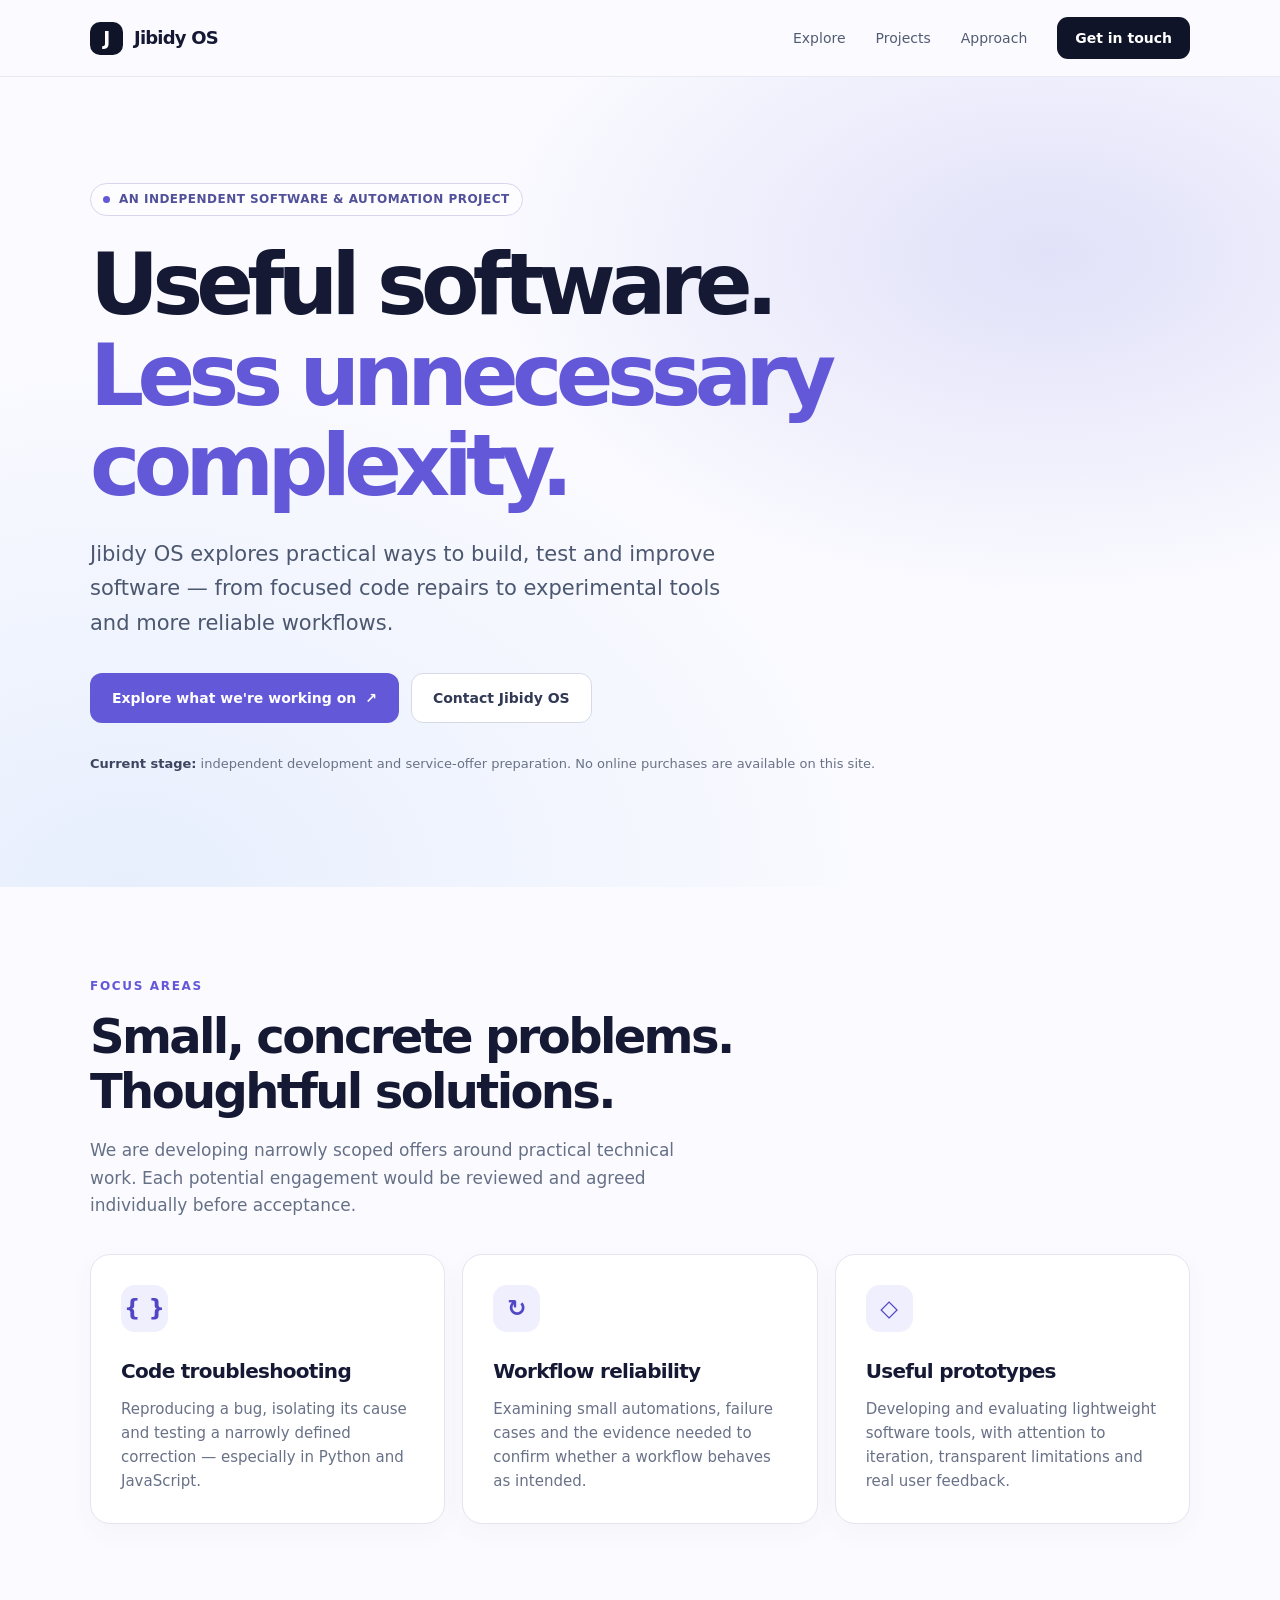
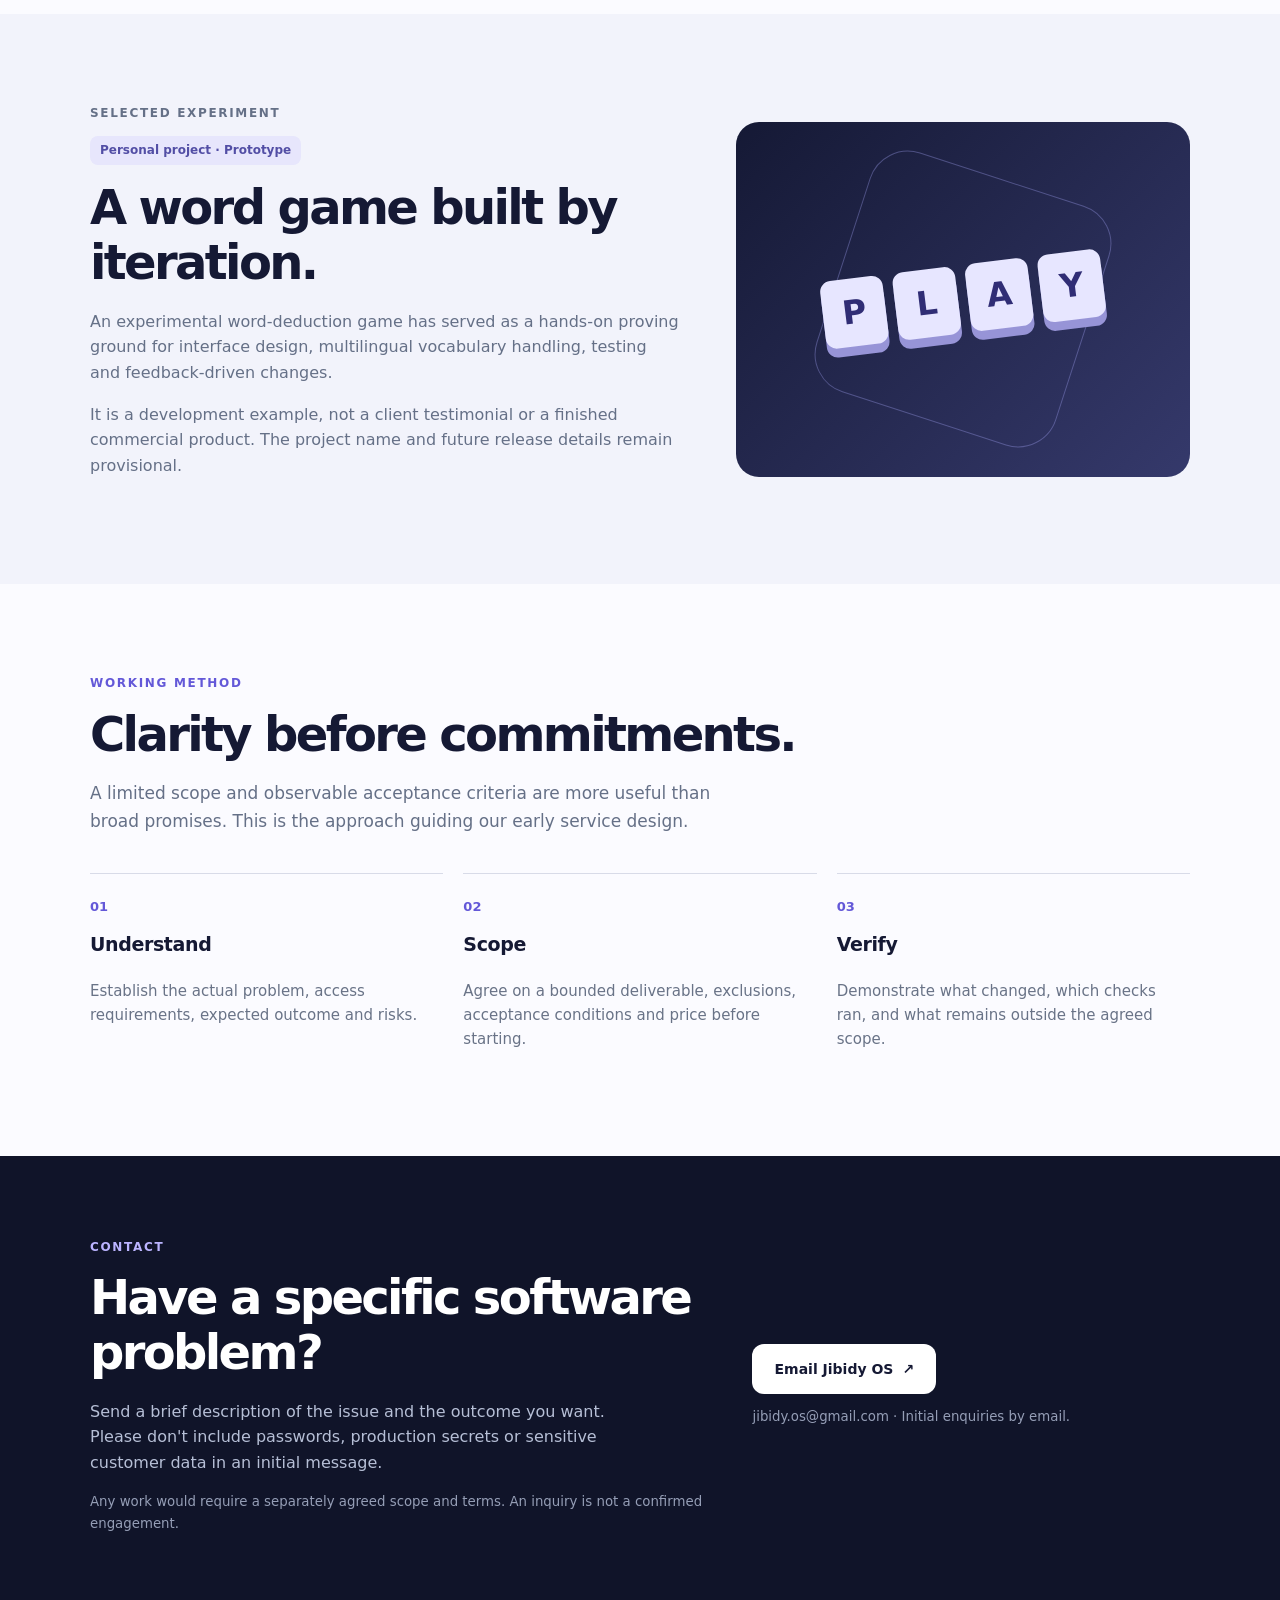
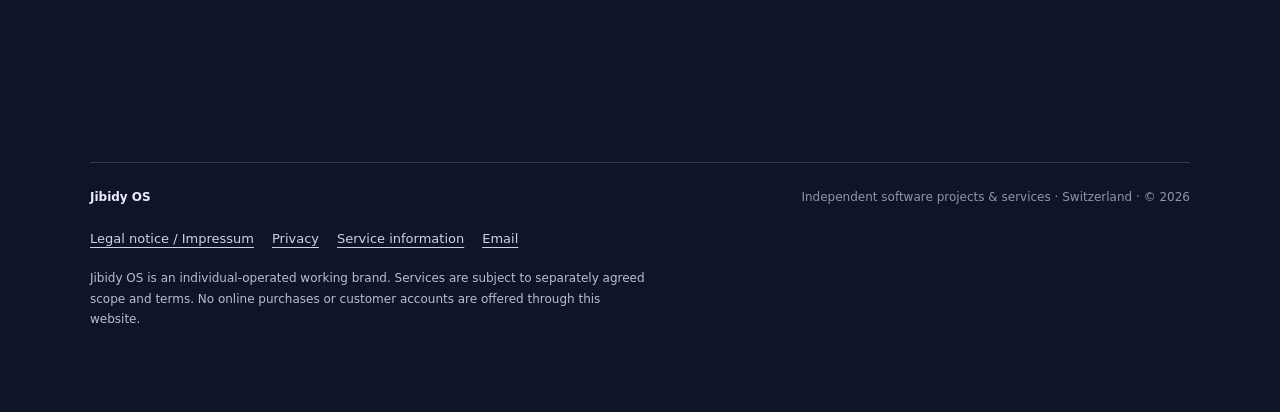
<file: index.html>
<!doctype html>
<html lang="en">
<head>
<meta charset="utf-8"/>
<meta content="width=device-width, initial-scale=1" name="viewport"/>
<meta content="#101429" name="theme-color"/>
<meta content="Jibidy OS is an independent software and automation project exploring practical tools, focused code repairs, and reliable workflows." name="description"/>
<title>Jibidy OS — Practical software, deliberate systems</title>
<link href="assets/site.css" rel="stylesheet"/><link href="https://jibidyos.com/" rel="canonical"/></head>
<body>
<header class="site-header"><div class="container nav"><a aria-label="Jibidy OS home" class="brand" href="#top"><span class="mark">J</span> Jibidy OS</a><nav aria-label="Primary navigation" class="navlinks"><a href="#explore">Explore</a><a href="#project">Projects</a><a href="#approach">Approach</a><a class="navcta" href="#contact">Get in touch</a></nav></div></header>
<main id="top">
<div class="hero"><div class="container"><span class="eyebrow">An independent software &amp; automation project</span><h1>Useful software.<br/><span>Less unnecessary complexity.</span></h1><p class="hero-lead">Jibidy OS explores practical ways to build, test and improve software — from focused code repairs to experimental tools and more reliable workflows.</p><div class="buttons"><a class="btn btn-primary" href="#explore">Explore what we're working on <span aria-hidden="true">↗</span></a><a class="btn btn-alt" href="#contact">Contact Jibidy OS</a></div><p class="status"><strong>Current stage:</strong> independent development and service-offer preparation. No online purchases are available on this site.</p></div></div>
<section id="explore"><div class="container"><p class="section-kicker">Focus areas</p><h2>Small, concrete problems.<br/>Thoughtful solutions.</h2><p class="section-intro">We are developing narrowly scoped offers around practical technical work. Each potential engagement would be reviewed and agreed individually before acceptance.</p><div class="cards"><article class="card"><div class="symbol">{ }</div><h3>Code troubleshooting</h3><p>Reproducing a bug, isolating its cause and testing a narrowly defined correction — especially in Python and JavaScript.</p></article><article class="card"><div class="symbol">↻</div><h3>Workflow reliability</h3><p>Examining small automations, failure cases and the evidence needed to confirm whether a workflow behaves as intended.</p></article><article class="card"><div class="symbol">◇</div><h3>Useful prototypes</h3><p>Developing and evaluating lightweight software tools, with attention to iteration, transparent limitations and real user feedback.</p></article></div></div></section>
<section class="work" id="project"><div class="container project"><div><p class="section-kicker">Selected experiment</p><span class="tag">Personal project · Prototype</span><h2>A word game built by iteration.</h2><p>An experimental word-deduction game has served as a hands-on proving ground for interface design, multilingual vocabulary handling, testing and feedback-driven changes.</p><p>It is a development example, not a client testimonial or a finished commercial product. The project name and future release details remain provisional.</p></div><div aria-label="Decorative word tiles spelling PLAY" class="project-art"><div aria-hidden="true" class="wordtiles"><span>P</span><span>L</span><span>A</span><span>Y</span></div></div></div></section>
<section id="approach"><div class="container"><p class="section-kicker">Working method</p><h2>Clarity before commitments.</h2><p class="section-intro">A limited scope and observable acceptance criteria are more useful than broad promises. This is the approach guiding our early service design.</p><div class="steps"><div class="step"><h3>Understand</h3><p>Establish the actual problem, access requirements, expected outcome and risks.</p></div><div class="step"><h3>Scope</h3><p>Agree on a bounded deliverable, exclusions, acceptance conditions and price before starting.</p></div><div class="step"><h3>Verify</h3><p>Demonstrate what changed, which checks ran, and what remains outside the agreed scope.</p></div></div></div></section>
<section class="contact" id="contact"><div class="container"><div class="contact-grid"><div><p class="section-kicker" style="color:#bbb4ff">Contact</p><h2>Have a specific software problem?</h2><p>Send a brief description of the issue and the outcome you want. Please don't include passwords, production secrets or sensitive customer data in an initial message.</p><small>Any work would require a separately agreed scope and terms. An inquiry is not a confirmed engagement.</small></div><div><a class="btn" href="mailto:jibidy.os@gmail.com?subject=Jibidy%20OS%20%E2%80%94%20Project%20inquiry">Email Jibidy OS <span aria-hidden="true">↗</span></a><small style="margin-top:12px">jibidy.os@gmail.com · Initial enquiries by email.</small></div></div></div></section>
</main>
<footer aria-label="Site footer" class="contact"><div class="container"><div class="legal"><div class="footer-row"><span>Jibidy OS</span><span>Independent software projects &amp; services · Switzerland · © 2026</span></div><nav aria-label="Legal and service information" class="footer-links"><a href="./legal/">Legal notice / Impressum</a><a href="./privacy/">Privacy</a><a href="./terms/">Service information</a><a href="mailto:jibidy.os@gmail.com">Email</a></nav><p class="legal-notice">Jibidy OS is an individual-operated working brand. Services are subject to separately agreed scope and terms. No online purchases or customer accounts are offered through this website.</p></div></div></footer>
</body>
</html>
</file>
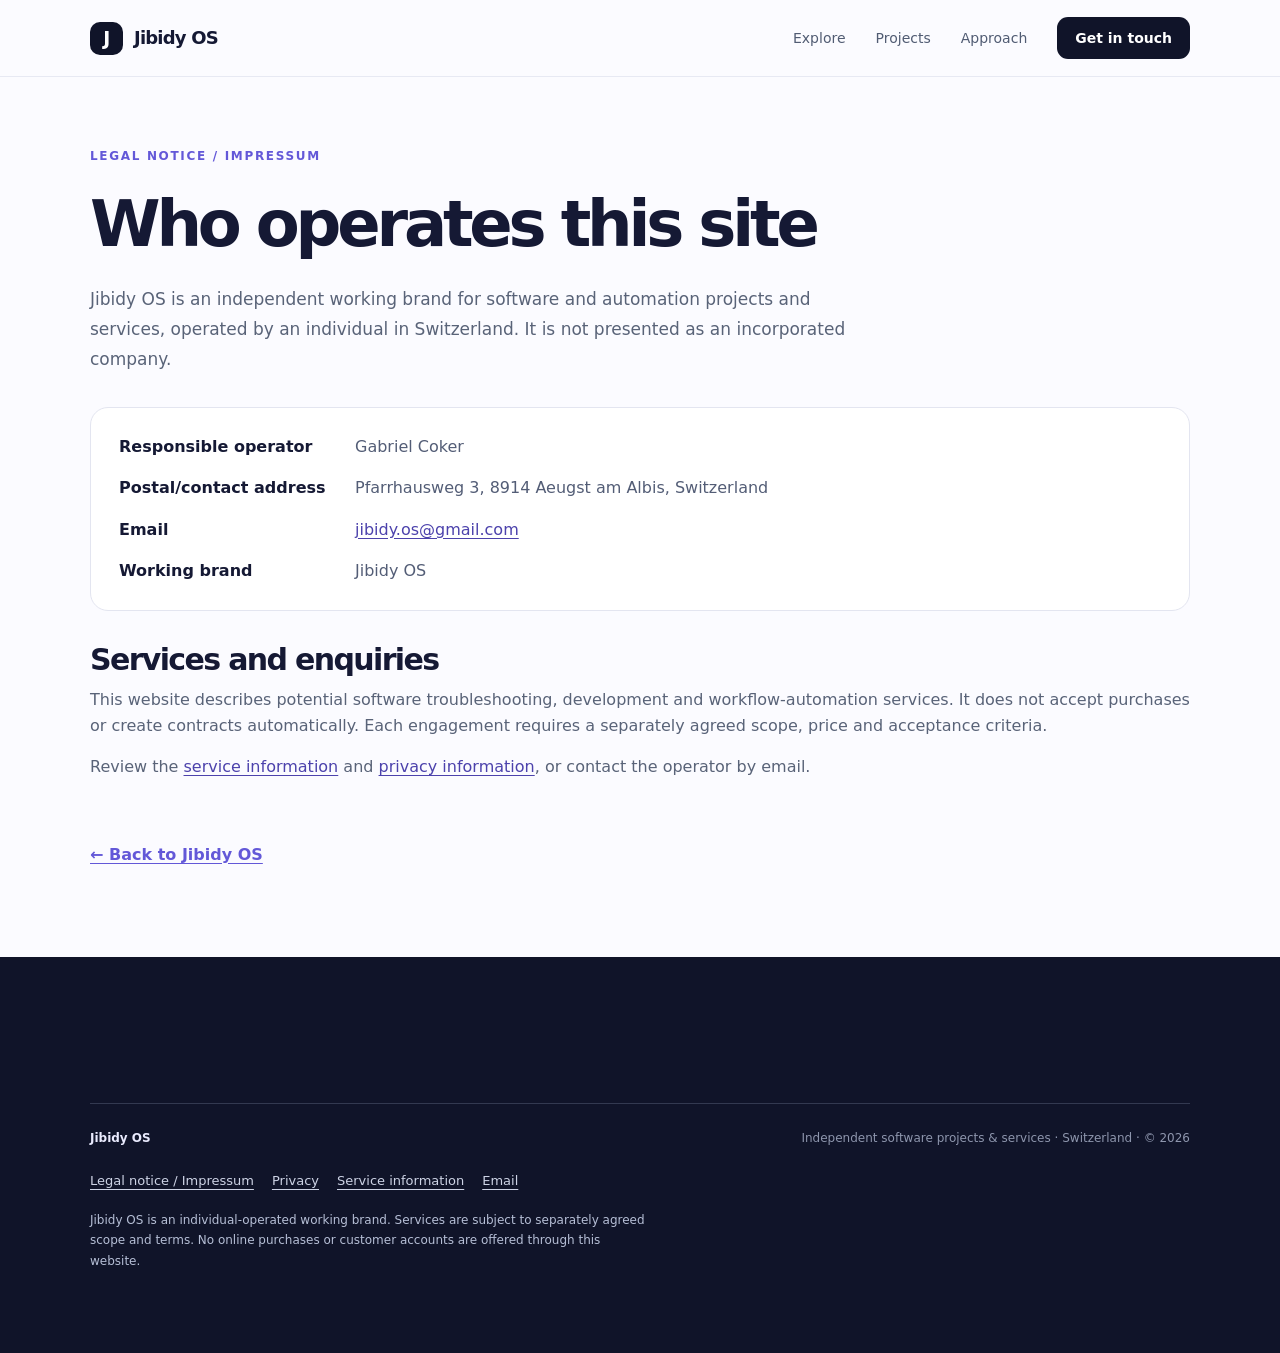
<file: legal/index.html>
<!doctype html><html lang="en"><head><meta charset="utf-8"><meta name="viewport" content="width=device-width,initial-scale=1"><meta name="theme-color" content="#101429"><meta name="description" content="Legal and operator information for Jibidy OS."><title>Legal notice / Impressum — Jibidy OS</title><link rel="canonical" href="https://jibidyos.com/legal/"><link rel="stylesheet" href="../assets/site.css"></head><body><header class="site-header"><div class="container nav"><a href="../#top" class="brand" aria-label="Jibidy OS home"><span class="mark">J</span> Jibidy OS</a><nav class="navlinks" aria-label="Primary navigation"><a href="../#explore">Explore</a><a href="../#project">Projects</a><a href="../#approach">Approach</a><a href="../#contact" class="navcta">Get in touch</a></nav></div></header><main class="legal-main"><div class="container"><p class="section-kicker">Legal notice / Impressum</p><h1>Who operates this site</h1><p class="lead">Jibidy OS is an independent working brand for software and automation projects and services, operated by an individual in Switzerland. It is not presented as an incorporated company.</p>
<div class="info"><dl><dt>Responsible operator</dt><dd>Gabriel Coker</dd><dt>Postal/contact address</dt><dd>Pfarrhausweg 3, 8914 Aeugst am Albis, Switzerland</dd><dt>Email</dt><dd><a href="mailto:jibidy.os@gmail.com">jibidy.os@gmail.com</a></dd><dt>Working brand</dt><dd>Jibidy OS</dd></dl></div>
<div class="detail"><h2>Services and enquiries</h2><p>This website describes potential software troubleshooting, development and workflow-automation services. It does not accept purchases or create contracts automatically. Each engagement requires a separately agreed scope, price and acceptance criteria.</p><p>Review the <a href="../terms/">service information</a> and <a href="../privacy/">privacy information</a>, or contact the operator by email.</p></div><a class="return" href="../">← Back to Jibidy OS</a></div></main><footer class="contact" aria-label="Site footer"><div class="container"><div class="legal"><div class="footer-row"><span>Jibidy OS</span><span>Independent software projects &amp; services · Switzerland · © 2026</span></div><nav class="footer-links" aria-label="Legal and service information"><a href="../legal/">Legal notice / Impressum</a><a href="../privacy/">Privacy</a><a href="../terms/">Service information</a><a href="mailto:jibidy.os@gmail.com">Email</a></nav><p class="legal-notice">Jibidy OS is an individual-operated working brand. Services are subject to separately agreed scope and terms. No online purchases or customer accounts are offered through this website.</p></div></div></footer></body></html>
</file>
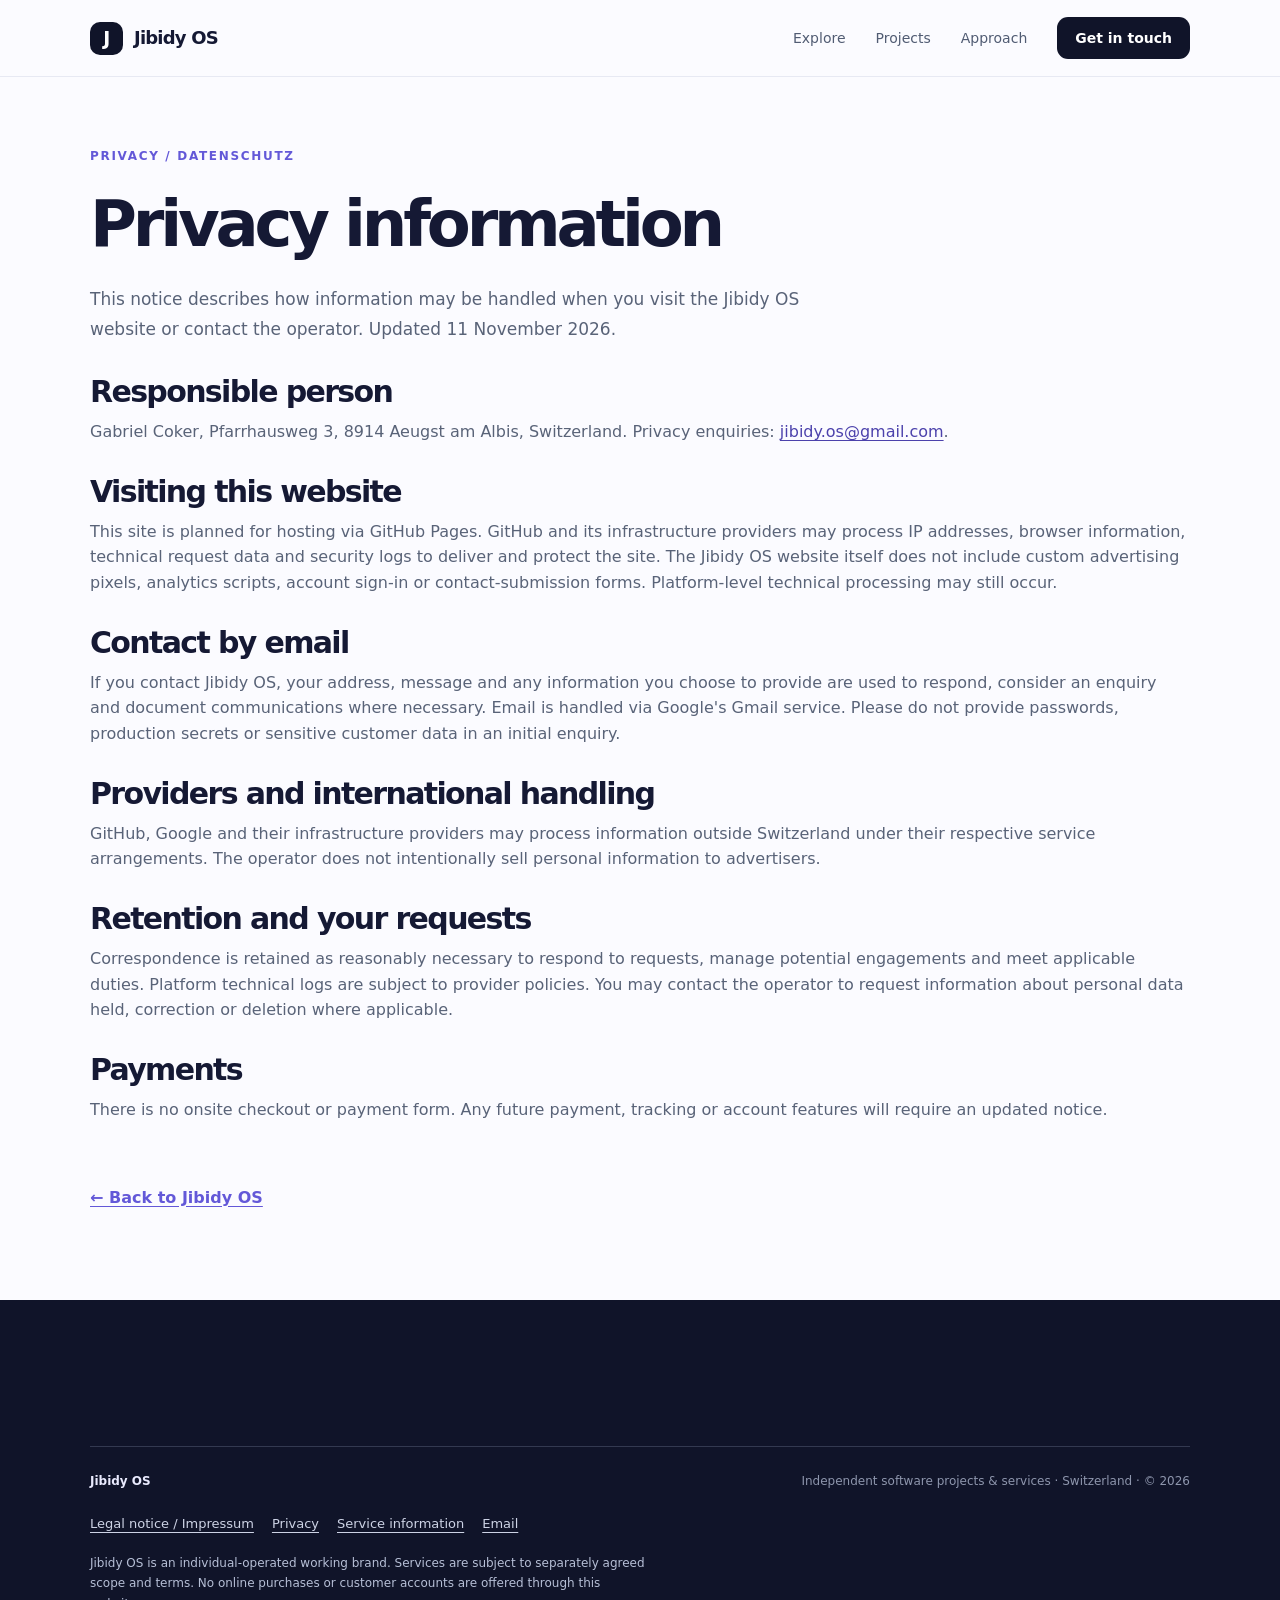
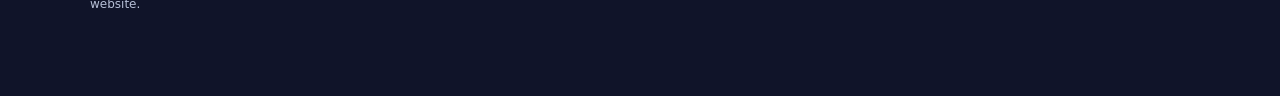
<file: privacy/index.html>
<!doctype html><html lang="en"><head><meta charset="utf-8"><meta name="viewport" content="width=device-width,initial-scale=1"><meta name="theme-color" content="#101429"><meta name="description" content="Privacy information for visitors and prospective clients of Jibidy OS."><title>Privacy / Datenschutz — Jibidy OS</title><link rel="canonical" href="https://jibidyos.com/privacy/"><link rel="stylesheet" href="../assets/site.css"></head><body><header class="site-header"><div class="container nav"><a href="../#top" class="brand" aria-label="Jibidy OS home"><span class="mark">J</span> Jibidy OS</a><nav class="navlinks" aria-label="Primary navigation"><a href="../#explore">Explore</a><a href="../#project">Projects</a><a href="../#approach">Approach</a><a href="../#contact" class="navcta">Get in touch</a></nav></div></header><main class="legal-main"><div class="container"><p class="section-kicker">Privacy / Datenschutz</p><h1>Privacy information</h1><p class="lead">This notice describes how information may be handled when you visit the Jibidy OS website or contact the operator. Updated 11 November 2026.</p>
<div class="detail"><h2>Responsible person</h2><p>Gabriel Coker, Pfarrhausweg 3, 8914 Aeugst am Albis, Switzerland. Privacy enquiries: <a href="mailto:jibidy.os@gmail.com">jibidy.os@gmail.com</a>.</p></div>
<div class="detail"><h2>Visiting this website</h2><p>This site is planned for hosting via GitHub Pages. GitHub and its infrastructure providers may process IP addresses, browser information, technical request data and security logs to deliver and protect the site. The Jibidy OS website itself does not include custom advertising pixels, analytics scripts, account sign-in or contact-submission forms. Platform-level technical processing may still occur.</p></div>
<div class="detail"><h2>Contact by email</h2><p>If you contact Jibidy OS, your address, message and any information you choose to provide are used to respond, consider an enquiry and document communications where necessary. Email is handled via Google's Gmail service. Please do not provide passwords, production secrets or sensitive customer data in an initial enquiry.</p></div>
<div class="detail"><h2>Providers and international handling</h2><p>GitHub, Google and their infrastructure providers may process information outside Switzerland under their respective service arrangements. The operator does not intentionally sell personal information to advertisers.</p></div>
<div class="detail"><h2>Retention and your requests</h2><p>Correspondence is retained as reasonably necessary to respond to requests, manage potential engagements and meet applicable duties. Platform technical logs are subject to provider policies. You may contact the operator to request information about personal data held, correction or deletion where applicable.</p></div>
<div class="detail"><h2>Payments</h2><p>There is no onsite checkout or payment form. Any future payment, tracking or account features will require an updated notice.</p></div><a class="return" href="../">← Back to Jibidy OS</a></div></main><footer class="contact" aria-label="Site footer"><div class="container"><div class="legal"><div class="footer-row"><span>Jibidy OS</span><span>Independent software projects &amp; services · Switzerland · © 2026</span></div><nav class="footer-links" aria-label="Legal and service information"><a href="../legal/">Legal notice / Impressum</a><a href="../privacy/">Privacy</a><a href="../terms/">Service information</a><a href="mailto:jibidy.os@gmail.com">Email</a></nav><p class="legal-notice">Jibidy OS is an individual-operated working brand. Services are subject to separately agreed scope and terms. No online purchases or customer accounts are offered through this website.</p></div></div></footer></body></html>
</file>
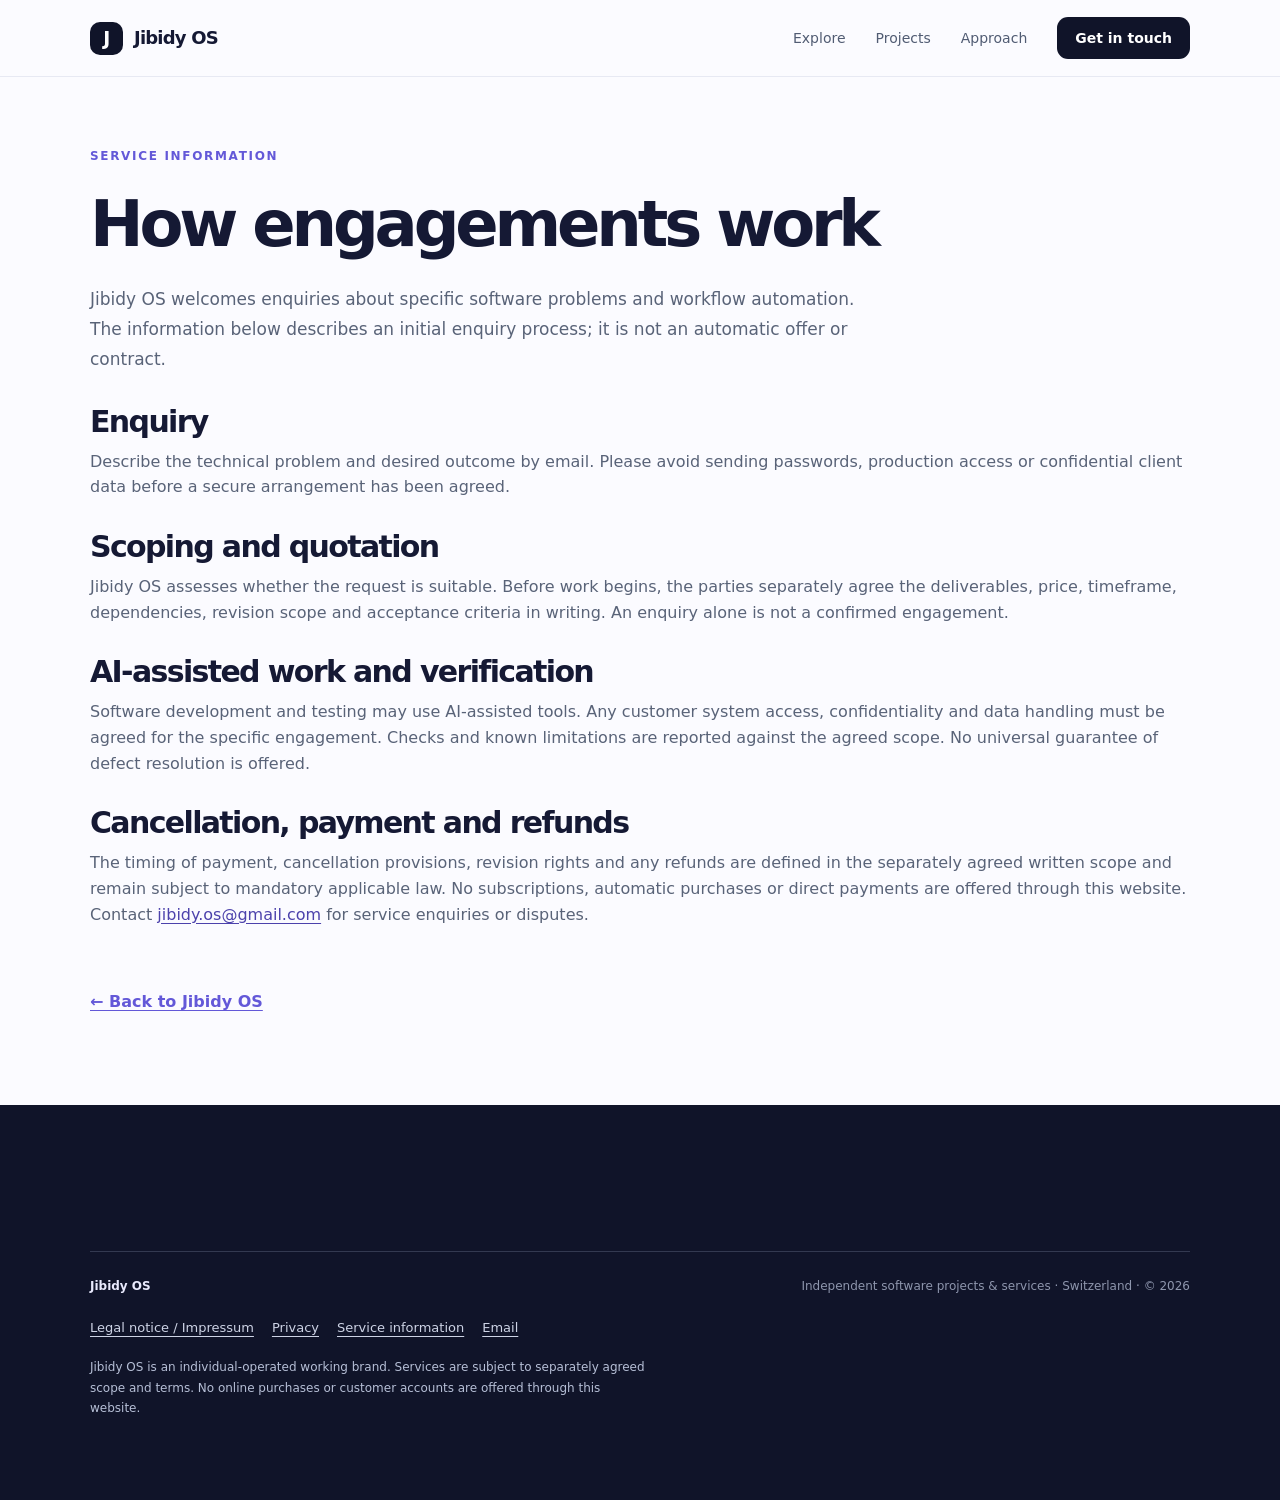
<file: terms/index.html>
<!doctype html><html lang="en"><head><meta charset="utf-8"><meta name="viewport" content="width=device-width,initial-scale=1"><meta name="theme-color" content="#101429"><meta name="description" content="How Jibidy OS evaluates, scopes and agrees software service engagements."><title>Service information — Jibidy OS</title><link rel="canonical" href="https://jibidyos.com/terms/"><link rel="stylesheet" href="../assets/site.css"></head><body><header class="site-header"><div class="container nav"><a href="../#top" class="brand" aria-label="Jibidy OS home"><span class="mark">J</span> Jibidy OS</a><nav class="navlinks" aria-label="Primary navigation"><a href="../#explore">Explore</a><a href="../#project">Projects</a><a href="../#approach">Approach</a><a href="../#contact" class="navcta">Get in touch</a></nav></div></header><main class="legal-main"><div class="container"><p class="section-kicker">Service information</p><h1>How engagements work</h1><p class="lead">Jibidy OS welcomes enquiries about specific software problems and workflow automation. The information below describes an initial enquiry process; it is not an automatic offer or contract.</p>
<div class="detail"><h2>Enquiry</h2><p>Describe the technical problem and desired outcome by email. Please avoid sending passwords, production access or confidential client data before a secure arrangement has been agreed.</p></div>
<div class="detail"><h2>Scoping and quotation</h2><p>Jibidy OS assesses whether the request is suitable. Before work begins, the parties separately agree the deliverables, price, timeframe, dependencies, revision scope and acceptance criteria in writing. An enquiry alone is not a confirmed engagement.</p></div>
<div class="detail"><h2>AI-assisted work and verification</h2><p>Software development and testing may use AI-assisted tools. Any customer system access, confidentiality and data handling must be agreed for the specific engagement. Checks and known limitations are reported against the agreed scope. No universal guarantee of defect resolution is offered.</p></div>
<div class="detail"><h2>Cancellation, payment and refunds</h2><p>The timing of payment, cancellation provisions, revision rights and any refunds are defined in the separately agreed written scope and remain subject to mandatory applicable law. No subscriptions, automatic purchases or direct payments are offered through this website. Contact <a href="mailto:jibidy.os@gmail.com">jibidy.os@gmail.com</a> for service enquiries or disputes.</p></div><a class="return" href="../">← Back to Jibidy OS</a></div></main><footer class="contact" aria-label="Site footer"><div class="container"><div class="legal"><div class="footer-row"><span>Jibidy OS</span><span>Independent software projects &amp; services · Switzerland · © 2026</span></div><nav class="footer-links" aria-label="Legal and service information"><a href="../legal/">Legal notice / Impressum</a><a href="../privacy/">Privacy</a><a href="../terms/">Service information</a><a href="mailto:jibidy.os@gmail.com">Email</a></nav><p class="legal-notice">Jibidy OS is an individual-operated working brand. Services are subject to separately agreed scope and terms. No online purchases or customer accounts are offered through this website.</p></div></div></footer></body></html>
</file>
<file: assets/site.css>
:root { --ink:#151934;--muted:#596378;--accent:#6358d8;--sky:#8cb8f6;--bg:#fbfbff;--line:#e3e5f0;--panel:#fff;--dark:#101429; }
    *{box-sizing:border-box}html{scroll-behavior:smooth}body{margin:0;background:var(--bg);font-family:Inter,ui-sans-serif,system-ui,-apple-system,BlinkMacSystemFont,"Segoe UI",sans-serif;color:var(--ink);line-height:1.6}a{color:inherit;text-decoration:none}a:focus-visible,button:focus-visible{outline:3px solid #93bafa;outline-offset:4px}.container{width:min(1100px,calc(100% - 44px));margin:auto}
    .site-header{background:rgba(251,251,255,.91);border-bottom:1px solid rgba(227,229,240,.8);position:sticky;top:0;z-index:10;backdrop-filter:blur(16px)}.nav{height:76px;display:flex;align-items:center;justify-content:space-between;gap:20px}.brand{display:flex;align-items:center;gap:11px;font-size:18px;font-weight:780;letter-spacing:-.045em}.mark{width:33px;height:33px;border-radius:10px;background:var(--dark);color:white;display:grid;place-items:center;font-size:19px;font-weight:800}.navlinks{display:flex;gap:30px;align-items:center;font-size:14px;color:#515c73}.navlinks a:hover{color:var(--accent)}.navcta{background:var(--dark);color:#fff;padding:10px 18px;border-radius:11px;font-weight:650}.navcta:hover{background:#333358;color:#fff!important}
    .hero{padding:106px 0 112px;position:relative;overflow:hidden;background:radial-gradient(ellipse at 82% 22%,rgba(111,111,222,.18),transparent 38%),radial-gradient(ellipse at 10% 100%,rgba(159,197,245,.21),transparent 46%),#fafaff}.eyebrow{display:inline-flex;align-items:center;gap:9px;border:1px solid #d6d6ec;background:#ffffffaa;color:#51509a;padding:6px 12px;border-radius:999px;font-size:12px;font-weight:720;letter-spacing:.04em;text-transform:uppercase}.eyebrow:before{content:"";width:7px;height:7px;border-radius:50%;background:var(--accent)}h1,h2,h3,p{margin-top:0}h1{font-size:clamp(46px,6.8vw,85px);line-height:1.065;letter-spacing:-.078em;max-width:880px;margin:24px 0 25px;font-weight:790}h1 span{color:var(--accent)}.hero-lead{font-size:clamp(17px,2vw,21px);line-height:1.65;color:#4c5870;max-width:650px;margin-bottom:32px}.buttons{display:flex;gap:12px;flex-wrap:wrap}.btn{display:inline-flex;align-items:center;justify-content:center;gap:9px;border-radius:12px;padding:13px 21px;font-size:14px;font-weight:700;border:1px solid transparent;transition:transform .15s ease,background .15s ease}.btn:hover{transform:translateY(-2px)}.btn-primary{background:var(--accent);color:white}.btn-primary:hover{background:#5146c3}.btn-alt{border-color:#d7d9e7;background:#fff;color:#313955}.status{margin:31px 0 0;font-size:13px;color:#6a7286}.status strong{color:#3d4561}
    section{padding:90px 0}.section-kicker{font-size:12px;font-weight:760;letter-spacing:.14em;color:var(--accent);text-transform:uppercase;margin-bottom:13px}h2{font-size:clamp(31px,4vw,48px);line-height:1.14;letter-spacing:-.055em;margin-bottom:19px}.section-intro{max-width:630px;color:#657087;font-size:17px;margin-bottom:35px}.cards{display:grid;grid-template-columns:repeat(3,minmax(0,1fr));gap:17px}.card{background:#fff;border:1px solid var(--line);border-radius:20px;padding:30px;min-height:253px;box-shadow:0 8px 26px rgba(34,40,91,.035)}.symbol{width:47px;height:47px;border-radius:14px;background:#f0effe;color:#5146c3;display:grid;place-items:center;font-size:23px;font-weight:600;margin-bottom:23px}.card h3{font-size:20px;letter-spacing:-.035em;margin-bottom:10px}.card p{font-size:15px;color:#687187;margin-bottom:0}.work{background:#f2f3fb}.project{display:grid;grid-template-columns:1.3fr 1fr;gap:55px;align-items:center}.project-art{min-height:355px;border-radius:23px;background:linear-gradient(135deg,#151935,#35396b);position:relative;overflow:hidden;display:flex;align-items:center;justify-content:center}.project-art:after{content:"";width:250px;height:250px;border:1px solid #aaaaff55;border-radius:40px;transform:rotate(18deg);position:absolute}.wordtiles{display:flex;gap:10px;transform:rotate(-7deg);z-index:1}.wordtiles span{width:63px;height:68px;background:#e7e6ff;border-radius:11px;display:grid;place-items:center;font-size:33px;font-weight:750;color:#302d75;box-shadow:0 9px 0 #9794d7}.tag{display:inline-block;padding:5px 10px;background:#e7e6fc;color:#524ea5;font-size:12px;font-weight:730;border-radius:8px;margin-bottom:15px}.project p{color:#657087}.steps{counter-reset:steps;display:grid;grid-template-columns:repeat(3,1fr);gap:20px;margin-top:38px}.step{border-top:1px solid #d8dbe8;padding-top:23px}.step:before{counter-increment:steps;content:"0" counter(steps);display:block;color:var(--accent);font-size:13px;font-weight:770;margin-bottom:12px}.step h3{font-size:19px;letter-spacing:-.02em}.step p{color:#697387;font-size:15px}.contact{background:#101429;color:white;padding:82px 0}.contact-grid{display:grid;grid-template-columns:1.4fr 1fr;gap:50px;align-items:center}.contact h2{color:#fff}.contact p{color:#b6bfd6;max-width:560px}.contact .btn{background:white;color:#151934}.contact small{display:block;color:#959eb6;margin-top:14px}.legal{font-size:12px;color:#8e96ad;line-height:1.7;border-top:1px solid #333950;padding-top:24px;margin-top:64px}.footer-row{display:flex;justify-content:space-between;align-items:center;gap:20px}.footer-row span:first-child{color:#e9eafd;font-weight:730}
    @media(max-width:750px){.nav{height:65px}.navlinks{gap:12px}.navlinks a:not(.navcta){display:none}.hero{padding:77px 0 84px}.cards,.steps{grid-template-columns:1fr}.card{min-height:auto}.project,.contact-grid{grid-template-columns:1fr;gap:27px}.project-art{min-height:265px;order:-1}.wordtiles span{width:48px;height:53px;font-size:25px}.footer-row{align-items:flex-start;flex-direction:column}.container{width:min(100% - 34px,1100px)}}
/* Shared static legal pages */
.legal-main{padding:70px 0 90px;min-height:65vh}.legal-main h1{font-size:clamp(42px,5vw,64px);line-height:1.08;letter-spacing:-.065em;max-width:800px;margin-bottom:26px}.legal-main h2{font-size:clamp(22px,3vw,30px);margin:0 0 10px}.legal-main .lead{font-size:17px;max-width:770px;color:var(--muted);line-height:1.75}.legal-main section{padding:0}.legal-main .info{border:1px solid var(--line);background:white;border-radius:18px;padding:26px 28px;margin:32px 0}.legal-main .info dl{display:grid;grid-template-columns:220px 1fr;gap:16px;margin:0}.legal-main dt{font-weight:730}.legal-main dd{margin:0;color:#535d76}.legal-main a{text-decoration:underline;text-underline-offset:3px;color:#4c42ac}.legal-main .detail{margin:30px 0}.legal-main .detail p{color:var(--muted)}.footer-links{display:flex;gap:18px;flex-wrap:wrap;margin-top:21px;font-size:13px}.footer-links a{text-decoration:underline;text-underline-offset:4px;color:#cdd3e5}.footer-links a:hover{color:white}.legal-notice{font-size:12px;color:#9fa8c1;max-width:900px;margin:18px 0 0}.legal-main .return{display:inline-block;margin-top:32px;color:var(--accent);font-weight:700}
@media(max-width:700px){.legal-main{padding:48px 0 70px}.legal-main .info dl{grid-template-columns:1fr;gap:3px}.legal-main dd{margin-bottom:15px}.legal-main .info{padding:22px}.footer-links{gap:12px}}
</file>
